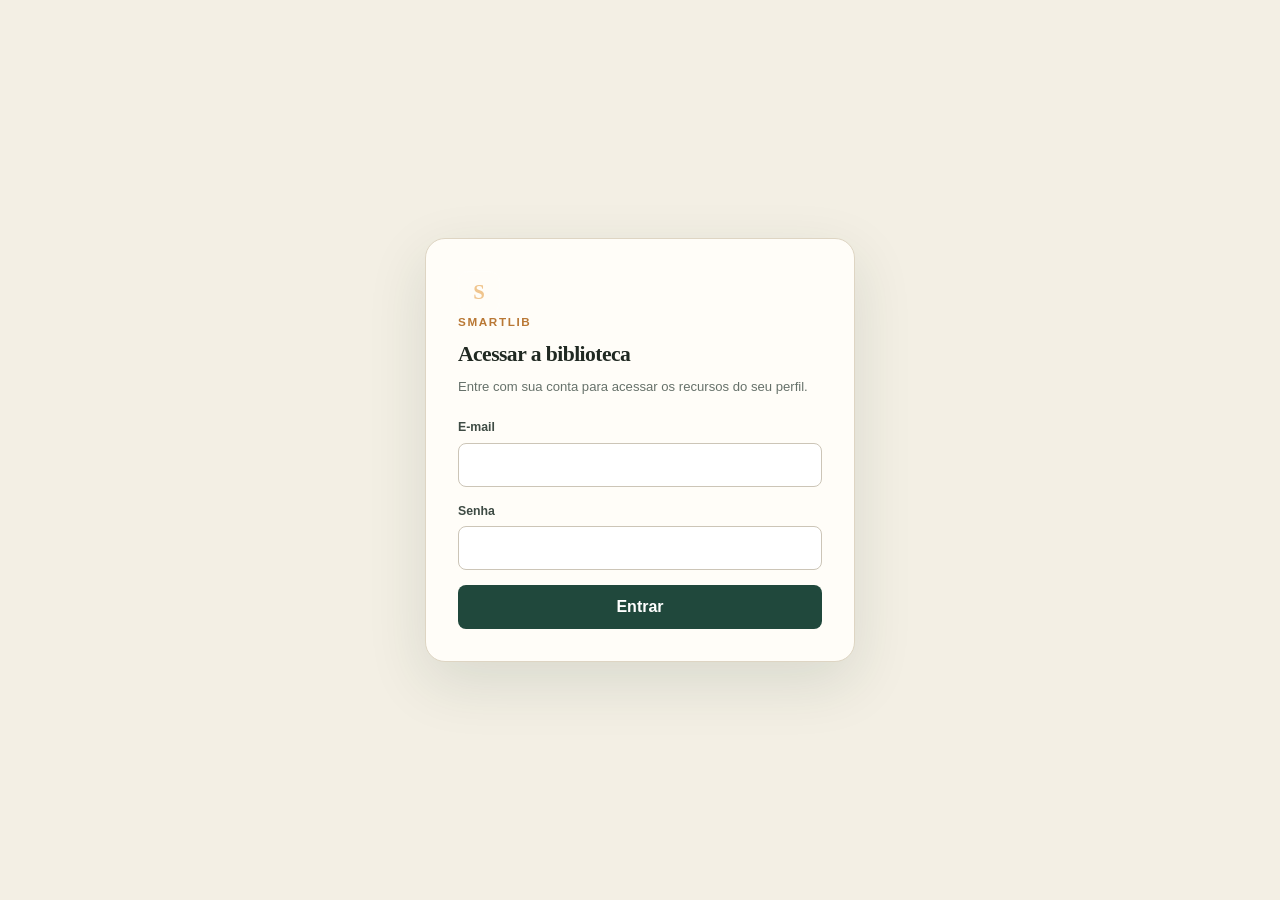
<file: front_end/index.html>
<!DOCTYPE html>
<html lang="pt-BR">
<head>
    <meta charset="UTF-8">
    <meta name="viewport" content="width=device-width, initial-scale=1.0">
    <meta name="description" content="Painel de gestão da Biblioteca API">
    <title>Visão geral | Biblioteca API</title>
    <link rel="stylesheet" href="styles.css">
</head>
<body data-page="dashboard">
    <div class="app-shell">
        <aside class="sidebar">
            <a class="brand" href="index.html" aria-label="Biblioteca API - início">
                <span class="brand-mark" aria-hidden="true">B</span>
                <span><span class="brand-name">Biblioteca API</span><span class="brand-subtitle">Gestão de acervo</span></span>
            </a>
            <p class="nav-label">Navegação</p>
            <nav class="sidebar-nav" aria-label="Navegação principal">
                <a class="nav-link" href="index.html" aria-current="page"><span class="nav-index">01</span>Visão geral</a>
                <a class="nav-link" href="livros.html"><span class="nav-index">02</span>Livros</a>
                <a class="nav-link" href="autores.html"><span class="nav-index">03</span>Autores</a>
                <a class="nav-link" href="alunos.html"><span class="nav-index">04</span>Alunos</a>
                <a class="nav-link" href="emprestimos.html"><span class="nav-index">05</span>Empréstimos</a>
            </nav>
            <div class="sidebar-footer">Dados conectados à API<br>Biblioteca API • 2026</div>
        </aside>

        <main class="main-content">
            <div class="topline">
                <span class="breadcrumb">Painel / Visão geral</span>
                <span class="demo-label"><span class="demo-dot"></span>API conectada</span>
            </div>

            <header class="page-header">
                <div>
                    <p class="eyebrow">Resumo da biblioteca</p>
                    <h1 class="page-title">Um acervo vivo,<br>organizado em detalhes.</h1>
                    <p class="page-description">Acompanhe o catálogo, a circulação de exemplares e os principais alertas da biblioteca em um só lugar.</p>
                </div>
                <a id="dashboard-primary-action" class="primary-action" href="emprestimos.html">Novo empréstimo</a>
            </header>

            <section class="metric-grid" aria-label="Indicadores da biblioteca">
                <article class="metric-card">
                    <div class="metric-top"><span class="metric-label">Livros cadastrados</span></div>
                    <strong id="metric-livros" class="metric-value">—</strong>
                    <span class="metric-note">Títulos disponíveis no catálogo</span>
                </article>
                <article id="metric-secondary-card" class="metric-card">
                    <div class="metric-top"><span id="metric-secondary-label" class="metric-label">Alunos cadastrados</span></div>
                    <strong id="metric-alunos" class="metric-value">—</strong>
                    <span id="metric-secondary-note" class="metric-note">Cadastros presentes no banco</span>
                </article>
                <article class="metric-card">
                    <div class="metric-top"><span class="metric-label">Empréstimos ativos</span></div>
                    <strong id="metric-ativos" class="metric-value">—</strong>
                    <span class="metric-note">Prazo padrão de <strong>7 dias</strong></span>
                </article>
                <article class="metric-card">
                    <div class="metric-top"><span class="metric-label">Em atraso</span></div>
                    <strong id="metric-atrasados" class="metric-value">—</strong>
                    <span class="metric-note">Necessitam acompanhamento</span>
                </article>
            </section>

            <section id="admin-analytics" class="analytics-grid" aria-label="Indicadores analíticos" hidden>
                <article class="panel analytics-panel">
                    <div class="panel-header">
                        <div><h2 class="panel-title">Livros mais emprestados</h2><p class="panel-subtitle">Quantidade de empréstimos por título</p></div>
                    </div>
                    <div id="chart-popular-books" class="chart-list panel-body"><p class="chart-empty">Carregando indicadores...</p></div>
                </article>
                <article class="panel analytics-panel">
                    <div class="panel-header">
                        <div><h2 class="panel-title">Distribuição por categoria</h2><p class="panel-subtitle">Composição atual do catálogo</p></div>
                    </div>
                    <div id="chart-categories" class="chart-list panel-body"><p class="chart-empty">Carregando indicadores...</p></div>
                </article>
                <article class="panel analytics-panel">
                    <div class="panel-header">
                        <div><h2 class="panel-title">Empréstimos por mês</h2><p class="panel-subtitle">Movimentação dos últimos seis meses</p></div>
                    </div>
                    <div id="chart-monthly-loans" class="chart-list panel-body"><p class="chart-empty">Carregando indicadores...</p></div>
                </article>
                <article class="panel analytics-panel">
                    <div class="panel-header">
                        <div><h2 class="panel-title">Situação dos prazos</h2><p class="panel-subtitle">Visão resumida de atrasos e devoluções</p></div>
                    </div>
                    <div id="chart-deadlines" class="chart-list panel-body"><p class="chart-empty">Carregando indicadores...</p></div>
                </article>
            </section>

            <section class="dashboard-grid">
                <article class="panel">
                    <div class="panel-header">
                        <div><h2 id="recent-panel-title" class="panel-title">Movimentações recentes</h2><p id="recent-panel-subtitle" class="panel-subtitle">Últimos empréstimos registrados</p></div>
                        <a class="text-action" href="emprestimos.html">Ver todos</a>
                    </div>
                    <div class="table-wrap">
                        <table class="data-table">
                            <thead><tr><th id="recent-student-column">Aluno</th><th>Livro</th><th>Previsão</th><th>Status</th></tr></thead>
                            <tbody id="recent-loans-body"><tr><td colspan="4" class="table-message">Carregando dados...</td></tr></tbody>
                        </table>
                    </div>
                </article>

                <aside class="panel">
                    <div class="panel-header"><div><h2 id="catalog-panel-title" class="panel-title">Estoque reduzido</h2><p id="catalog-panel-subtitle" class="panel-subtitle">Exemplares que exigem atenção</p></div></div>
                    <div class="panel-body">
                        <ul id="low-stock-list" class="stock-list"><li class="table-message">Carregando estoque...</li></ul>
                        <div class="quick-links">
                            <a class="quick-link" href="livros.html">Acervo</a>
                            <a class="quick-link" href="alunos.html">Alunos</a>
                            <a class="quick-link" href="autores.html">Autores</a>
                        </div>
                    </div>
                </aside>
            </section>

            <footer class="page-footer">Informações carregadas diretamente da Biblioteca API.</footer>
        </main>
    </div>
    <script src="app.js" defer></script>
</body>
</html>
</file>
<file: front_end/styles.css>
:root {
    --paper: #f4f0e6;
    --paper-light: #fbfaf6;
    --ink: #202922;
    --muted: #66716a;
    --line: #dcd6c8;
    --green-950: #132f28;
    --green-800: #20483c;
    --green-650: #356456;
    --green-100: #dfe9e2;
    --amber: #b97835;
    --amber-soft: #f3e3cf;
    --red: #a94b42;
    --red-soft: #f4dfdc;
    --blue: #496a7a;
    --blue-soft: #dfe9ed;
    --white: #ffffff;
    --shadow: 0 14px 35px rgba(31, 47, 39, 0.08);
    --radius: 14px;
}

* {
    box-sizing: border-box;
}

[hidden] {
    display: none !important;
}

html {
    scroll-behavior: smooth;
}

body {
    margin: 0;
    max-width: 100%;
    overflow-x: hidden;
    background: var(--paper);
    color: var(--ink);
    font-family: "Segoe UI", Arial, sans-serif;
    line-height: 1.5;
}

button,
input,
select {
    font: inherit;
}

button,
a {
    -webkit-tap-highlight-color: transparent;
}

a {
    color: inherit;
    text-decoration: none;
}

h1,
h2,
h3,
p {
    margin-top: 0;
}

h1,
h2,
h3 {
    font-family: Georgia, "Times New Roman", serif;
    font-weight: 600;
    letter-spacing: -0.025em;
}

.app-shell {
    display: grid;
    grid-template-columns: 260px minmax(0, 1fr);
    width: 100%;
    min-width: 0;
    min-height: 100vh;
}

.sidebar {
    position: sticky;
    top: 0;
    display: flex;
    flex-direction: column;
    height: 100vh;
    padding: 30px 22px 24px;
    background: var(--green-950);
    color: #eef3ef;
    min-width: 0;
}

.brand {
    display: flex;
    align-items: center;
    gap: 12px;
    margin-bottom: 42px;
}

.brand-mark {
    display: grid;
    width: 42px;
    height: 42px;
    place-items: center;
    border: 1px solid rgba(255, 255, 255, 0.24);
    border-radius: 10px;
    color: #f0c58e;
    font-family: Georgia, "Times New Roman", serif;
    font-size: 1.3rem;
    font-weight: 700;
}

.brand-name {
    display: block;
    font-family: Georgia, "Times New Roman", serif;
    font-size: 1.08rem;
    font-weight: 600;
}

.brand-subtitle {
    display: block;
    margin-top: 2px;
    color: #a9bdb4;
    font-size: 0.76rem;
    letter-spacing: 0.08em;
    text-transform: uppercase;
}

.nav-label {
    margin: 0 12px 10px;
    color: #829d91;
    font-size: 0.7rem;
    font-weight: 700;
    letter-spacing: 0.13em;
    text-transform: uppercase;
}

.sidebar-nav {
    display: grid;
    gap: 6px;
}

.nav-link {
    display: flex;
    align-items: center;
    gap: 12px;
    padding: 11px 12px;
    border-radius: 9px;
    color: #c5d4cd;
    font-size: 0.93rem;
    transition: background-color 160ms ease, color 160ms ease;
}

.nav-link:hover,
.nav-link:focus-visible {
    background: rgba(255, 255, 255, 0.08);
    color: var(--white);
    outline: none;
}

.nav-link[aria-current="page"] {
    background: #f0e8d8;
    color: var(--green-950);
    font-weight: 700;
}

.nav-index {
    min-width: 24px;
    color: #8eaa9d;
    font-family: Georgia, "Times New Roman", serif;
    font-size: 0.78rem;
}

.nav-link[aria-current="page"] .nav-index {
    color: var(--amber);
}

.sidebar-footer {
    margin-top: auto;
    padding: 16px 12px 0;
    border-top: 1px solid rgba(255, 255, 255, 0.12);
    color: #8fa79c;
    font-size: 0.75rem;
}

.main-content {
    min-width: 0;
    width: 100%;
    max-width: 100%;
    overflow: hidden;
    padding: 36px clamp(24px, 4vw, 58px) 54px;
}

.topline {
    display: flex;
    align-items: center;
    justify-content: space-between;
    gap: 20px;
    margin-bottom: 38px;
}

.breadcrumb {
    color: var(--muted);
    font-size: 0.84rem;
}

.demo-label {
    display: inline-flex;
    align-items: center;
    gap: 8px;
    padding: 7px 11px;
    border: 1px solid #d7c7ad;
    border-radius: 999px;
    background: #f8f2e8;
    color: #7b5b35;
    font-size: 0.76rem;
    font-weight: 700;
}

.demo-dot {
    width: 7px;
    height: 7px;
    border-radius: 50%;
    background: var(--amber);
}

.topline-actions {
    display: flex;
    align-items: center;
    gap: 10px;
    margin-left: auto;
}

.notification-bell {
    display: grid;
    width: 38px;
    height: 38px;
    place-items: center;
    border: 1px solid #d7c7ad;
    border-radius: 50%;
    background: #fffdf8;
    color: var(--green-950);
    transition: background-color 160ms ease, color 160ms ease, border-color 160ms ease;
}

.notification-bell svg {
    width: 19px;
    height: 19px;
    fill: none;
    stroke: currentColor;
    stroke-width: 1.8;
    stroke-linecap: round;
    stroke-linejoin: round;
}

.notification-bell:hover,
.notification-bell:focus-visible,
.notification-bell[aria-current="page"] {
    border-color: var(--amber);
    background: var(--green-950);
    color: var(--white);
    outline: none;
}

.content-grid.single-column {
    grid-template-columns: 1fr;
}

.page-header {
    display: flex;
    align-items: flex-end;
    justify-content: space-between;
    gap: 24px;
    margin-bottom: 28px;
    max-width: 100%;
}

.page-header > div {
    min-width: 0;
    max-width: 100%;
}

.eyebrow {
    margin-bottom: 8px;
    color: var(--amber);
    font-size: 0.73rem;
    font-weight: 800;
    letter-spacing: 0.14em;
    text-transform: uppercase;
}

.page-title {
    margin-bottom: 8px;
    font-size: clamp(2rem, 4vw, 3.15rem);
    line-height: 1.05;
}

.page-description {
    max-width: 680px;
    margin-bottom: 0;
    color: var(--muted);
}

.primary-action,
.secondary-action,
.danger-action,
.text-action {
    display: inline-flex;
    align-items: center;
    justify-content: center;
    min-height: 42px;
    padding: 9px 15px;
    border: 1px solid transparent;
    border-radius: 8px;
    cursor: pointer;
    font-weight: 700;
    transition: background-color 160ms ease, border-color 160ms ease, transform 160ms ease;
}

.primary-action {
    background: var(--green-800);
    color: var(--white);
}

.primary-action:hover,
.primary-action:focus-visible {
    background: var(--green-650);
}

button:disabled,
select:disabled,
input:disabled {
    cursor: not-allowed;
    opacity: 0.62;
}

.secondary-action {
    border-color: var(--line);
    background: transparent;
    color: var(--green-800);
}

.secondary-action:hover,
.secondary-action:focus-visible {
    border-color: var(--green-650);
    background: var(--green-100);
}

.danger-action {
    border-color: #d7aaa4;
    background: transparent;
    color: var(--red);
}

.danger-action:hover,
.danger-action:focus-visible {
    background: var(--red-soft);
}

.text-action {
    min-height: auto;
    padding: 5px 7px;
    background: transparent;
    color: var(--green-650);
    font-size: 0.82rem;
}

.text-action:hover,
.text-action:focus-visible {
    background: var(--green-100);
}

.danger-text { color: var(--red); }
.danger-text:hover, .danger-text:focus-visible { background: var(--red-soft); }

.primary-action:focus-visible,
.secondary-action:focus-visible,
.danger-action:focus-visible,
.text-action:focus-visible,
input:focus-visible,
select:focus-visible {
    outline: 3px solid rgba(185, 120, 53, 0.26);
    outline-offset: 2px;
}

.metric-grid {
    display: grid;
    grid-template-columns: repeat(4, minmax(0, 1fr));
    gap: 16px;
    margin-bottom: 24px;
    max-width: 100%;
}

.metric-card,
.panel,
.form-panel {
    border: 1px solid var(--line);
    background: var(--paper-light);
    box-shadow: var(--shadow);
}

.metric-card {
    min-height: 156px;
    padding: 20px;
    border-radius: var(--radius);
}

.metric-top {
    display: flex;
    justify-content: space-between;
    gap: 14px;
}

.metric-label {
    color: var(--muted);
    font-size: 0.82rem;
    font-weight: 700;
}

.metric-value {
    display: block;
    margin: 18px 0 8px;
    font-family: Georgia, "Times New Roman", serif;
    font-size: 2.25rem;
    font-weight: 600;
    line-height: 1;
}

.metric-note {
    color: var(--muted);
    font-size: 0.76rem;
}

.metric-note strong {
    color: var(--green-650);
}

.dashboard-grid {
    display: grid;
    grid-template-columns: minmax(0, 1.65fr) minmax(280px, 0.75fr);
    gap: 20px;
    max-width: 100%;
}

.analytics-grid {
    display: grid;
    grid-template-columns: repeat(2, minmax(0, 1fr));
    gap: 20px;
}

.reports-grid {
    display: grid;
    grid-template-columns: repeat(2, minmax(0, 1fr));
    gap: 20px;
}

.report-history-section {
    display: grid;
    gap: 20px;
    margin-top: 20px;
}

.report-filter {
    grid-template-columns: minmax(180px, 0.5fr) minmax(180px, 0.5fr) auto;
    margin-bottom: 0;
}

.analytics-panel {
    min-height: 310px;
}

.chart-list {
    display: grid;
    align-content: start;
    gap: 17px;
}

.column-chart {
    display: flex;
    align-items: flex-end;
    gap: 14px;
    min-height: 225px;
    overflow-x: auto;
    padding-top: 16px;
}

.chart-column {
    display: grid;
    flex: 1 0 64px;
    grid-template-rows: 20px 145px 34px;
    gap: 6px;
    min-width: 0;
    text-align: center;
}

.chart-value {
    color: var(--ink);
    font-size: 0.82rem;
}

.chart-column-track {
    display: flex;
    width: min(38px, 72%);
    height: 145px;
    align-items: flex-end;
    justify-self: center;
    overflow: hidden;
    border-radius: 8px 8px 3px 3px;
    background: #ebe5d9;
}

.chart-bar {
    display: block;
    width: 100%;
    border-radius: 6px 6px 2px 2px;
    background: var(--green-650);
}

.chart-bar-danger {
    background: var(--red);
}

.chart-label {
    display: -webkit-box;
    overflow: hidden;
    color: var(--muted);
    font-size: 0.68rem;
    line-height: 1.25;
    -webkit-box-orient: vertical;
    -webkit-line-clamp: 2;
}

.chart-empty {
    align-self: center;
    margin: auto;
    color: var(--muted);
    font-size: 0.82rem;
    text-align: center;
}

.panel,
.form-panel {
    border-radius: var(--radius);
    min-width: 0;
}

.panel-header {
    display: flex;
    align-items: flex-start;
    justify-content: space-between;
    gap: 18px;
    padding: 21px 22px 17px;
    border-bottom: 1px solid var(--line);
}

.panel-title {
    margin-bottom: 4px;
    font-size: 1.2rem;
}

.panel-subtitle {
    margin-bottom: 0;
    color: var(--muted);
    font-size: 0.8rem;
}

.panel-body {
    padding: 21px 22px;
}

.table-wrap {
    overflow-x: auto;
}

.data-table {
    width: 100%;
    border-collapse: collapse;
    white-space: nowrap;
}

.data-table th,
.data-table td {
    padding: 14px 16px;
    border-bottom: 1px solid #e7e2d8;
    text-align: left;
    vertical-align: middle;
}

.data-table th {
    color: var(--muted);
    font-size: 0.69rem;
    font-weight: 800;
    letter-spacing: 0.09em;
    text-transform: uppercase;
}

.data-table td {
    font-size: 0.86rem;
}

.data-table tbody tr:last-child td {
    border-bottom: 0;
}

.data-table tbody tr:hover {
    background: #f7f4ec;
}

.cell-title {
    display: block;
    color: var(--ink);
    font-weight: 700;
}

.cell-detail {
    display: block;
    margin-top: 2px;
    color: var(--muted);
    font-size: 0.74rem;
}

.status {
    display: inline-flex;
    align-items: center;
    gap: 6px;
    padding: 5px 9px;
    border-radius: 999px;
    font-size: 0.72rem;
    font-weight: 800;
}

.status::before {
    width: 6px;
    height: 6px;
    border-radius: 50%;
    background: currentColor;
    content: "";
}

.status-active {
    background: var(--green-100);
    color: var(--green-650);
}

.status-returned {
    background: var(--blue-soft);
    color: var(--blue);
}

.status-overdue,
.status-low {
    background: var(--red-soft);
    color: var(--red);
}

.stock-list {
    display: grid;
    gap: 12px;
    margin: 0;
    padding: 0;
    list-style: none;
}

.stock-item {
    display: flex;
    align-items: center;
    justify-content: space-between;
    gap: 14px;
    padding: 13px 0;
    border-bottom: 1px solid #e7e2d8;
}

.stock-item:last-child {
    border-bottom: 0;
}

.stock-copy {
    min-width: 0;
    flex: 1;
}

.book-preview {
    display: -webkit-box;
    margin-top: 5px;
    overflow: hidden;
    color: var(--muted);
    font-size: 0.72rem;
    line-height: 1.4;
    -webkit-box-orient: vertical;
    -webkit-line-clamp: 2;
}

.catalog-book-preview {
    max-width: 420px;
}

.stock-count {
    min-width: 34px;
    flex-shrink: 0;
    color: var(--red);
    font-family: Georgia, "Times New Roman", serif;
    font-size: 1.25rem;
    font-weight: 700;
    text-align: right;
}

.availability-label {
    font-family: inherit;
    font-size: 0.78rem;
    font-weight: 700;
}

.quick-links {
    display: grid;
    grid-template-columns: repeat(3, 1fr);
    gap: 10px;
    margin-top: 18px;
}

.quick-link {
    padding: 12px;
    border: 1px solid var(--line);
    border-radius: 9px;
    color: var(--green-800);
    font-size: 0.78rem;
    font-weight: 700;
    text-align: center;
}

.quick-link:hover,
.quick-link:focus-visible {
    border-color: var(--green-650);
    background: var(--green-100);
    outline: none;
}

.filter-bar {
    display: grid;
    grid-template-columns: minmax(220px, 1fr) minmax(180px, 0.65fr) auto;
    gap: 12px;
    margin-bottom: 20px;
    padding: 16px;
    border: 1px solid var(--line);
    border-radius: 12px;
    background: rgba(255, 255, 255, 0.42);
}

.filter-actions { display: flex; align-items: flex-end; gap: 6px; }

.content-grid {
    display: grid;
    grid-template-columns: minmax(0, 1fr) minmax(290px, 350px);
    align-items: start;
    gap: 20px;
    max-width: 100%;
}

.form-panel {
    position: sticky;
    top: 24px;
    padding: 23px;
}

.form-title {
    margin-bottom: 6px;
    font-size: 1.35rem;
}

.form-description {
    margin-bottom: 22px;
    color: var(--muted);
    font-size: 0.82rem;
}

.form-stack {
    display: grid;
    gap: 15px;
}

.form-row {
    display: grid;
    grid-template-columns: 1fr 1fr;
    gap: 12px;
}

.field {
    display: grid;
    gap: 6px;
}

.field label {
    color: #3e4b44;
    font-size: 0.77rem;
    font-weight: 800;
}

.field input,
.field select {
    width: 100%;
    min-height: 43px;
    padding: 9px 11px;
    border: 1px solid #ccc5b7;
    border-radius: 8px;
    background: var(--white);
    color: var(--ink);
}

.field input::placeholder {
    color: #99a19b;
}

.field-hint {
    color: var(--muted);
    font-size: 0.7rem;
}

.form-actions {
    display: grid;
    gap: 9px;
    margin-top: 5px;
}

.actions-cell {
    display: flex;
    align-items: center;
    gap: 4px;
}

.table-message { padding: 26px !important; color: var(--muted); text-align: center !important; white-space: normal; }
.muted-text { color: var(--muted); font-size: 0.76rem; }

.queue-position {
    display: inline-block;
    color: var(--amber);
    font-size: 0.78rem;
    font-weight: 800;
    white-space: nowrap;
}

.queue-ready { color: var(--green-650); }

.toast {
    position: fixed; right: 24px; bottom: 24px; z-index: 1000;
    max-width: min(420px, calc(100vw - 32px)); padding: 14px 18px;
    border: 1px solid transparent; border-radius: 10px;
    box-shadow: 0 14px 40px rgba(20, 35, 28, 0.2);
    opacity: 0; pointer-events: none; transform: translateY(12px);
    transition: opacity 180ms ease, transform 180ms ease;
}
.toast-visible { opacity: 1; transform: translateY(0); }
.toast-success { border-color: #9db9a7; background: var(--green-950); color: var(--white); }
.toast-error { border-color: #d7aaa4; background: #722f2a; color: var(--white); }

.modal-backdrop {
    position: fixed; inset: 0; z-index: 1100; display: grid; place-items: center;
    padding: 20px; background: rgba(12, 28, 23, 0.62);
}
.modal-backdrop[hidden] { display: none; }
.modal {
    width: min(460px, 100%); padding: 28px; border: 1px solid var(--line);
    border-radius: var(--radius); background: var(--paper-light);
    box-shadow: 0 24px 70px rgba(10, 24, 19, 0.28);
}
.modal-title { margin-bottom: 10px; font-size: 1.55rem; }
.modal-message { margin-bottom: 24px; color: var(--muted); }
.modal-actions { display: flex; justify-content: flex-end; gap: 10px; }

.empty-note {
    padding: 12px 14px;
    border-left: 3px solid var(--amber);
    background: var(--amber-soft);
    color: #6f5537;
    font-size: 0.76rem;
}

.page-footer {
    margin-top: 30px;
    color: var(--muted);
    font-size: 0.74rem;
    text-align: center;
}

@media (max-width: 1120px) {
    .metric-grid {
        grid-template-columns: repeat(2, minmax(0, 1fr));
    }

    .dashboard-grid,
    .reports-grid,
    .analytics-grid,
    .content-grid {
        grid-template-columns: 1fr;
    }

    .form-panel {
        position: static;
    }
}

@media (max-width: 780px) {
    .app-shell {
        grid-template-columns: minmax(0, 1fr);
    }

    .sidebar {
        position: static;
        height: auto;
        padding: 20px;
    }

    .brand {
        margin-bottom: 20px;
    }

    .nav-label,
    .sidebar-footer {
        display: none;
    }

    .sidebar-nav {
        display: flex;
        width: 100%;
        min-width: 0;
        overflow-x: auto;
        padding-bottom: 4px;
    }

    .nav-link {
        flex: 0 0 auto;
    }

    .main-content {
        width: 100vw;
        max-width: 100vw;
        padding: 26px 18px 42px;
    }

    .topline {
        margin-bottom: 27px;
    }

    .page-header {
        align-items: flex-start;
        flex-direction: column;
    }

    .filter-bar {
        grid-template-columns: 1fr;
    }

    .filter-actions { align-items: stretch; }
}

@media (max-width: 520px) {
    .metric-grid,
    .form-row,
    .quick-links {
        grid-template-columns: 1fr;
    }

    .topline {
        align-items: flex-start;
        flex-direction: column;
    }

    .topline-actions {
        width: 100%;
        margin-left: 0;
        justify-content: space-between;
    }

    .metric-card {
        min-height: 136px;
    }

    .panel-header,
    .panel-body,
    .form-panel {
        padding: 18px;
    }

    .toast { right: 16px; bottom: 16px; }
}

@media (prefers-reduced-motion: reduce) {
    *,
    *::before,
    *::after {
        scroll-behavior: auto !important;
        transition-duration: 0.01ms !important;
    }
}
textarea { resize: vertical; font: inherit; }
.pagination { display: flex; align-items: center; justify-content: center; gap: 1rem; padding: 1rem; }
.login-page { min-height: 100vh; display: grid; place-items: center; padding: 1.5rem; background: #f3efe4; }
.login-card { width: min(430px, 100%); background: #fffdf8; border: 1px solid #ded5c3; border-radius: 20px; padding: 2rem; box-shadow: 0 20px 60px rgba(27, 55, 45, .12); }
.notification-item { padding: 1rem 0; border-bottom: 1px solid #e5ddce; }
</file>
